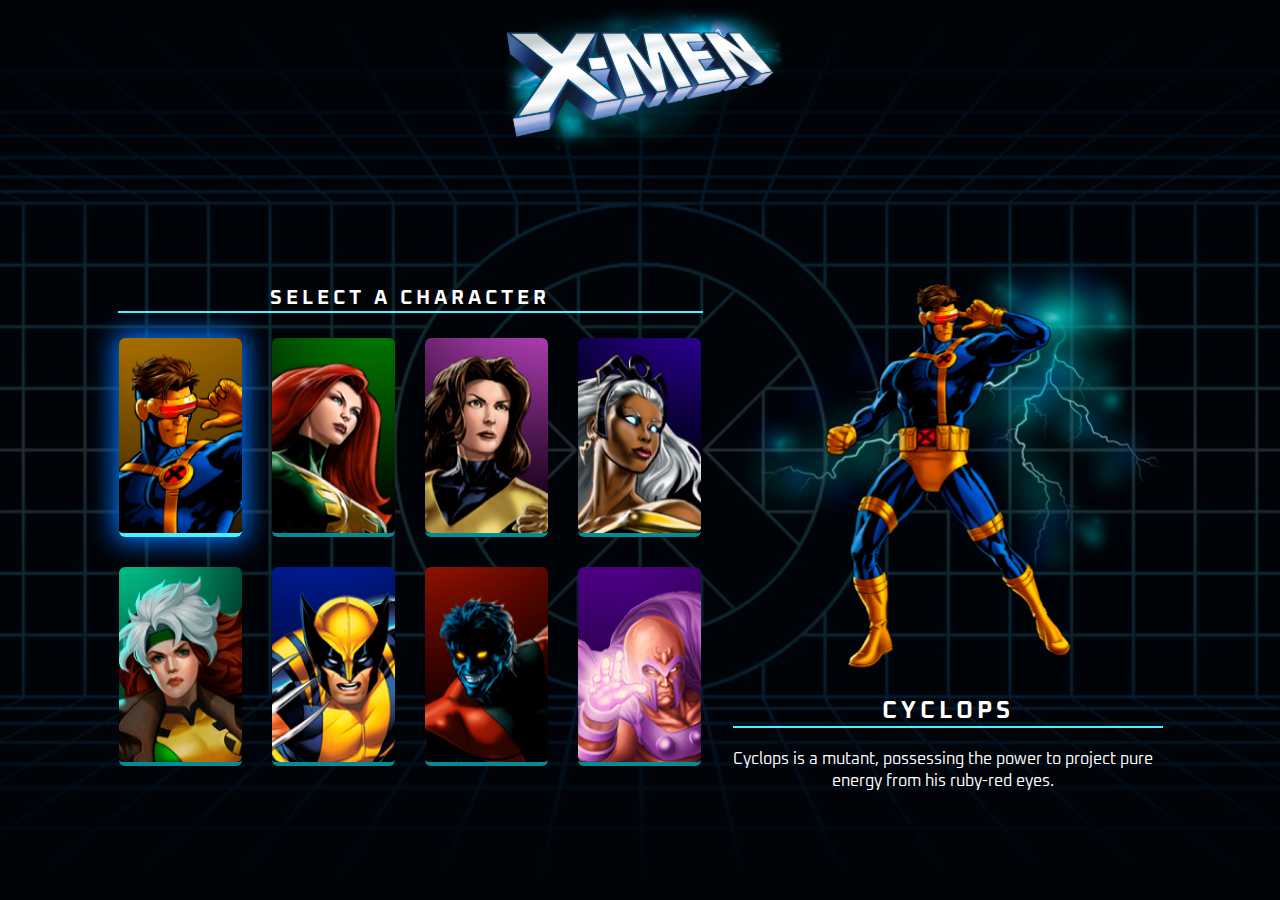
<file: projectX-MEN/index.html>
<!DOCTYPE html>
<html lang="en">

<head>
    <meta charset="UTF-8">
    <meta name="viewport" content="width=device-width, initial-scale=1.0">

    <!--CSS-->
    <link rel="stylesheet" href="./assets/css/script.css">
    <link rel="stylesheet" href="./assets/css/queries.css">
    <link rel="stylesheet" href="./assets/css/animations.css">
    <!--Fonts-->
    <link rel="preconnect" href="https://fonts.googleapis.com">
    <link rel="preconnect" href="https://fonts.gstatic.com" crossorigin>
    <link href="https://fonts.googleapis.com/css2?family=Oxanium:wght@300;400;500;700&display=swap" rel="stylesheet">

    <link rel="shortcut icon" href="./assets/imagens/logo.svg" type="image/svg">

    <title>Project X-Men</title>
</head>

<body>
    <header class="header">
        <img src="./assets/imagens/logo.svg" alt="X-men logo">
    </header>

    <main class="characters-selection">
        <section class="characters">
            <h1 class="title">Select a character</h1>
            <ul class="list-character">
                <li class="character selected" id="cyclops" data-name="Cyclops" data-description="Cyclops is a mutant, possessing the power to
                project pure energy from his ruby-red eyes.">
                    <img src="./assets/imagens/card-cyclops.jpg" alt="Character Cyclops member of the x-men">
                </li>
                <li class="character" id="jean-grey" data-name="Jean Gray" data-description="Jean Gray is an omega-level mutant and the main avatar of the Phoenix Force, in which he manifests cosmic powers.">
                    <img src="./assets/imagens/card-jean-grey.jpg" alt="Character Jean Grey member of the x-men" >
                </li>
                <li class="character" id="kitty-pryde" data-name="Kitty Pryde" data-description="Pryde has a 'phased' ability that allows her, as well as objects or people she is in contact with, to become intangible.">
                    <img src="./assets/imagens/card-kitty-pryde.jpg" alt="Character Kitty Pryde member of the x-men">
                </li>
                <li class="character" id="storm" data-name="Storm" data-description="Storm is able to manipulate the weather, and alter the climate, thus having influence over the elements of nature.">
                    <img src="./assets/imagens/card-storm.jpg" alt="Character Storm member of the x-men">
                </li>
                <li class="character" id="rogue" data-name="Rogue" data-description="Rogue has the ability to absorb the vitality, memories, abilities and powers of other living beings through skin contact.">
                    <img src="./assets/imagens/card-rogue.jpg" alt="Character Rogue member of the x-men">
                </li>
                <li class="character" id="wolverine" data-name="Wolverine" data-description="In addition to his deadly adamantium claws, capable of cutting through anything, he has a powerful healing suit; it ages slowly - which makes it virtually immortal">
                    <img src="./assets/imagens/card-wolverine.jpg" alt="Character Wolverine member of the x-men">
                </li>
                <li class="character" id="nightcrawler" data-name="Nightcrawler" data-description="Nightcrawler possesses superhuman agility, and the ability to teleport, invisibility in deep shadows, and his hands and feet stick to walls.">
                    <img src="./assets/imagens/card-nightcrawler.jpg" alt="Character Nightcrawler member of the x-men">
                </li>
                <li class="character" id="magneto" data-name="Magneto" data-description="Magneto can control and manipulate magnetic fields far beyond the ability to control metal">
                    <img src="./assets/imagens/card-magneto.jpg"
                        alt="Character Magneto leader of the mutant brotherhood">
                </li>
            </ul>
        </section>
        <section class="selected-character">
            <img src="./assets/imagens/card-cyclops.png" alt="Selected Character" class="big-character">

            <div class="character-information">
                <h2 class="character-name" id="character-name">Cyclops</h2>
                <p class="character-description" id="character-description">Cyclops is a mutant, possessing the power to project pure energy from his ruby-red eyes.</p>
            </div>
        </section>
    </main>

    <script src="./assets/js/script.js"></script>
</body>

</html>
</file>
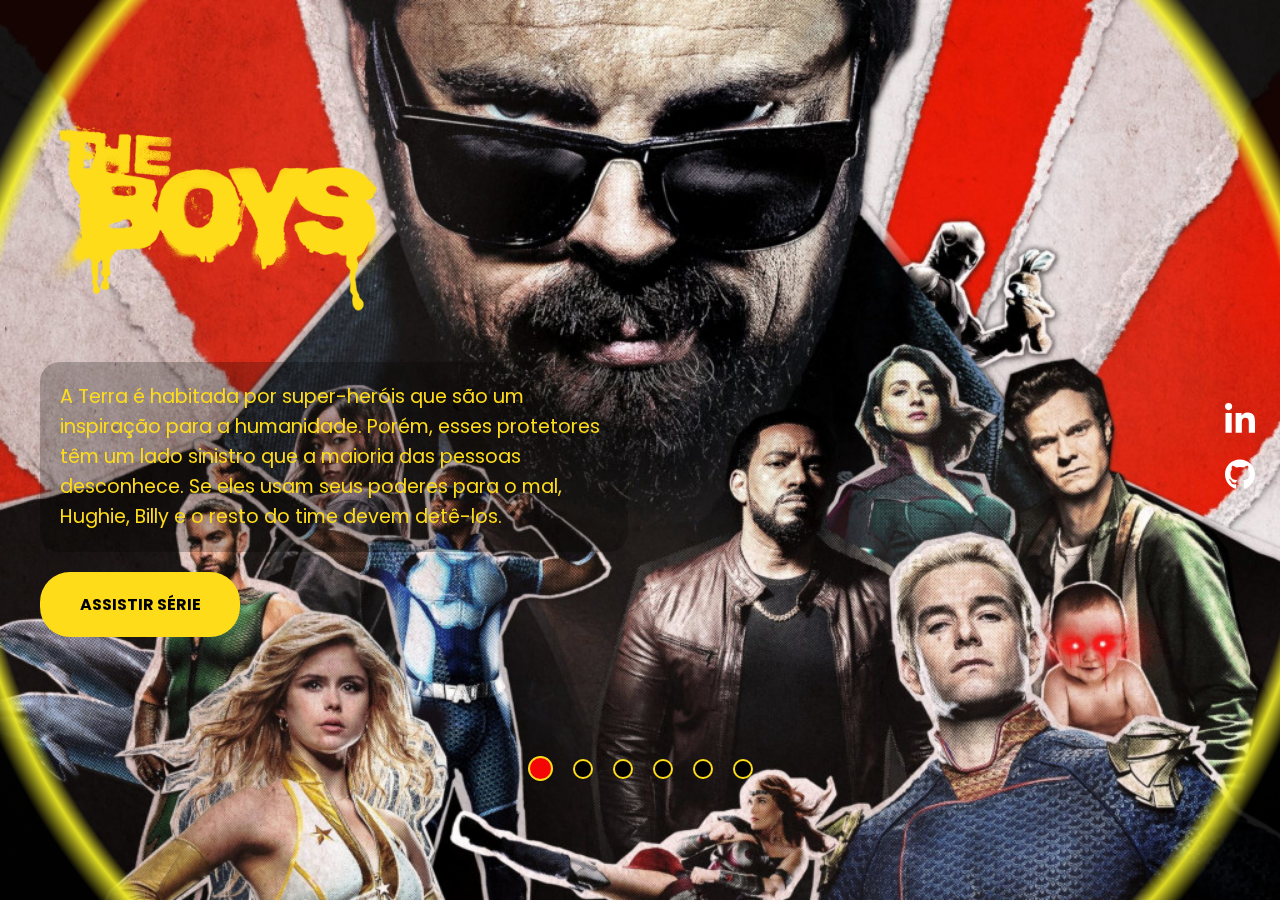
<file: TheBoys/index.html>
<!DOCTYPE html>
<html lang="pt-br">

<head>
    <meta charset="UTF-8">
    <meta http-equiv="X-UA-Compatible" content="IE=edge">
    <meta name="viewport" content="width=device-width, initial-scale=1.0">

    <link rel="preconnect" href="https://fonts.googleapis.com">
    <link rel="preconnect" href="https://fonts.gstatic.com" crossorigin>
    <link href="https://fonts.googleapis.com/css2?family=Poppins:wght@300;400;500;600;700&display=swap"
        rel="stylesheet">

    <link rel="stylesheet" href="src/css/style.css">
    <link rel="stylesheet" href="src/css/reset.css">
    <link rel="stylesheet" href="src/css/resposive.css">
    <title>The Boys - Série</title>
</head>

<body>
    <main>
        <div class="carrossel">
            <img class="image ativa" src="./src/imagens/the-boys-2.jpeg" alt="Billy Butcher grande e alguns persongens da serie">
            <img class="image" src="./src/imagens/super7-1.jpg" alt="Os Sete da 1 temporada">
            <img class="image" src="./src/imagens/equipe.jpg" alt="Equipe completa do Billy">
            <img class="image" src="./src/imagens/luz-estrela.jpg" alt="Luz Estrala e Hughie olhando para frente">
            <img class="image" src="./src/imagens/super7-2.jpg"
                alt="Os Sete da 2 temporada">
                <img class="image ativa" src="./src/imagens/solder.jpg" alt="Solder Boy com um corte no rosto e segurando o escudo">
        </div>
        <div class="conteudo">
            <div class="informacoes">
                <img class="logo" src="./src/imagens/logos.png" alt="Logo da série The Boys">
                <p class="descricao">A Terra é habitada por super-heróis que são um inspiração para a humanidade. Porém, esses protetores têm um lado sinistro que a maioria das pessoas desconhece. Se eles usam seus poderes para o mal, Hughie, Billy e o resto do time devem detê-los.</p>

                <a href="https://www.primevideo.com/detail/0KRGHGZCHKS920ZQGY5LBRF7MA/ref=atv_dp_share_cu_r" target="_blank"  class="assistir">ASSISTIR SÉRIE</a>
            </div>
            <div class="botoes-carrossel">
                <button class="botao selecionado"></button>
                <button class="botao"></button>
                <button class="botao"></button>
                <button class="botao"></button>
                <button class="botao"></button>
                <button class="botao"></button>
            </div>
        </div>

        <aside class="menu-lateral">
            <ul>
                <li><a href="https://www.linkedin.com/in/washington-luiz-61597324b/" target="_blank">
                        <img src="./src/imagens/linkedin-in.svg" alt="Linkedin" class="icone">
                    </a></li>
                <li><a href="https://github.com/SoulWash" target="_blank">
                        <img src="./src/imagens/github.svg" alt="Github" class="icone">
                    </a></li>
            </ul>
        </aside>
    </main>
    <script src="src/js/script.js"></script>
</body>

</html>
</file>
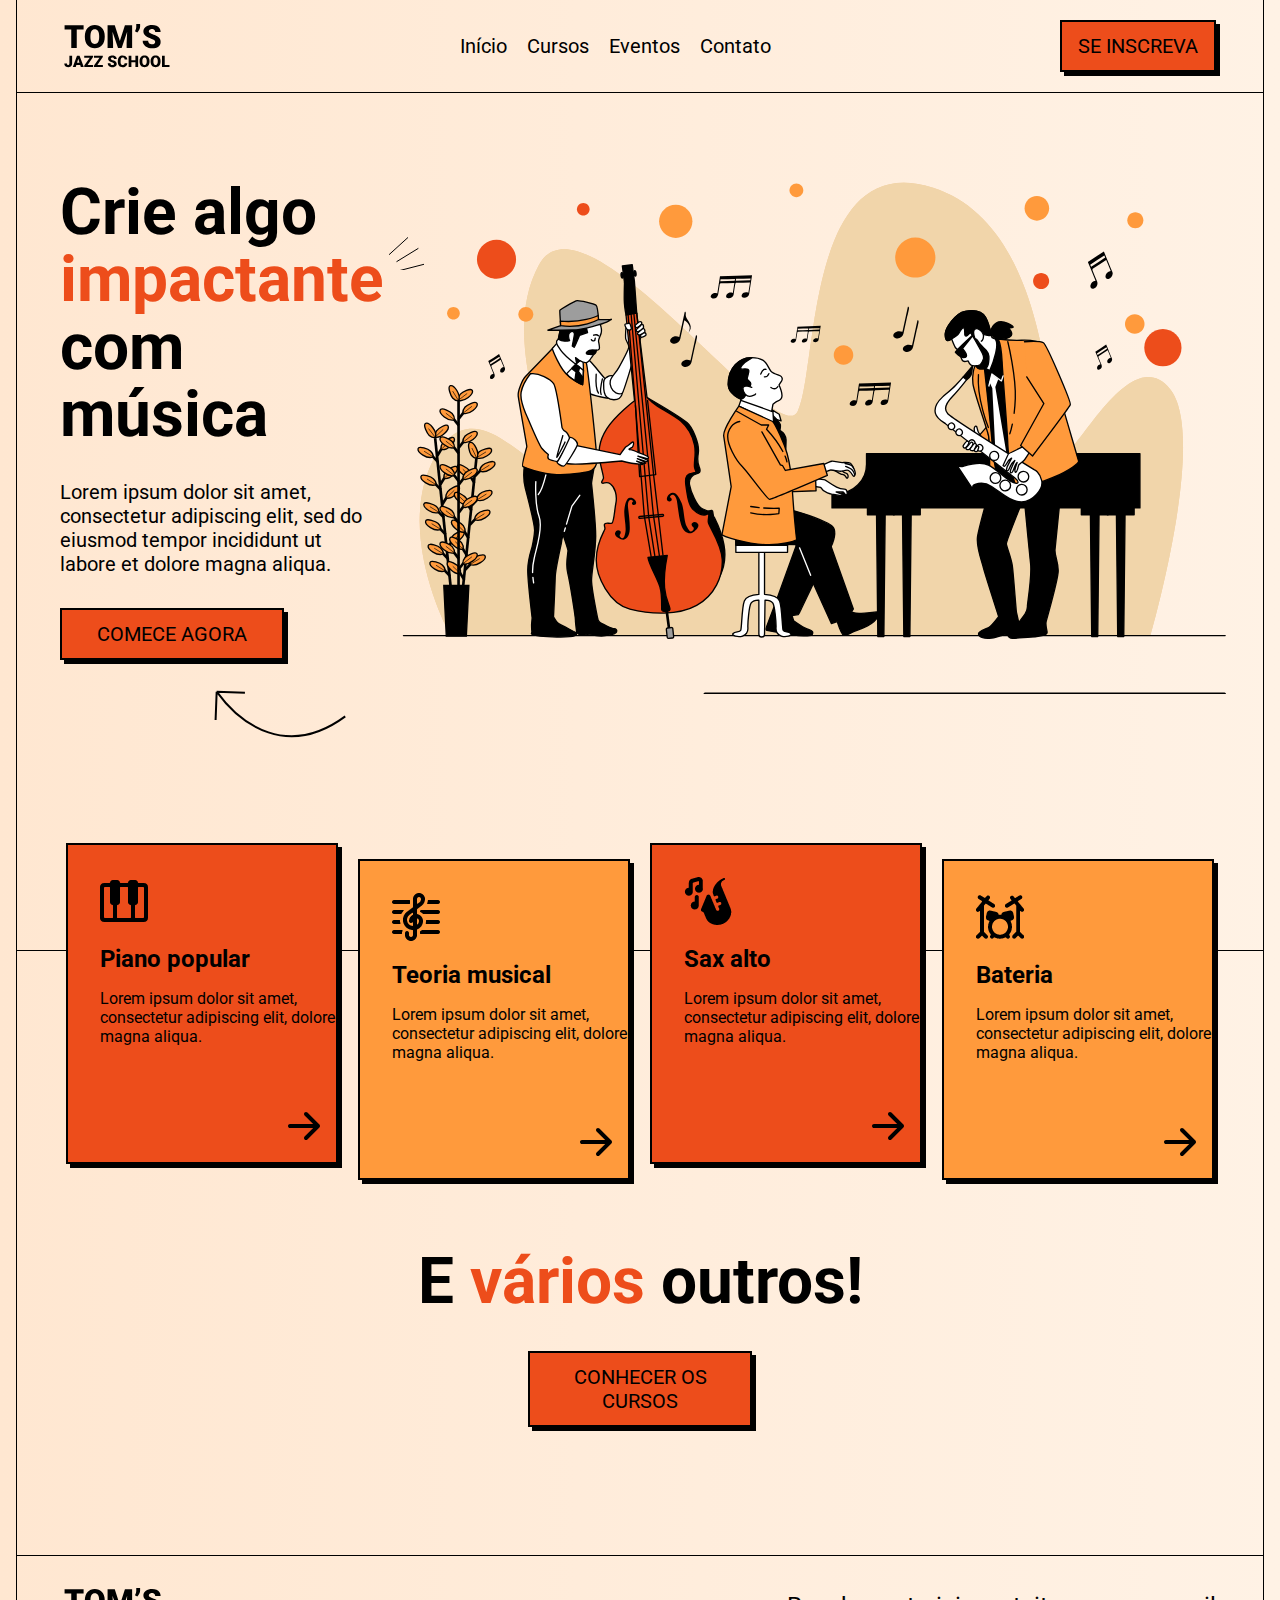
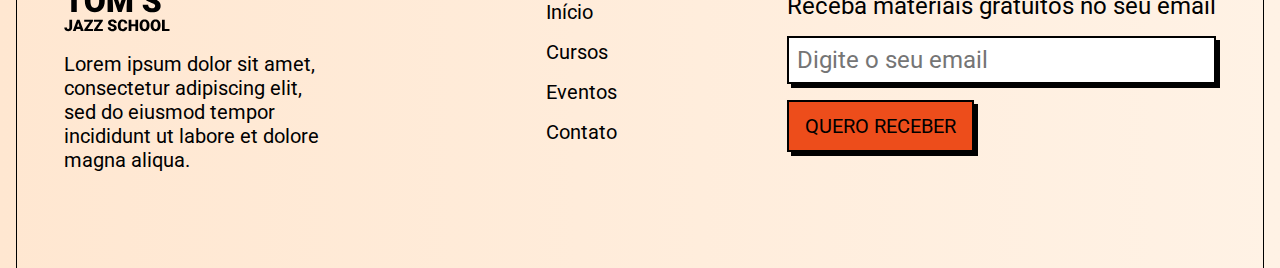
<file: Toms/index.html>
<!DOCTYPE html>
<html lang="pt-br">

<head>
    <meta charset="UTF-8">
    <meta name="viewport" content="width=device-width, initial-scale=1.0">
    <link rel="stylesheet" href="./assets/css/mobileFirst.css">
    <link rel="stylesheet" href="./assets/css/queries.css">

    <link rel="preconnect" href="https://fonts.googleapis.com">
    <link rel="preconnect" href="https://fonts.gstatic.com" crossorigin>
    <link href="https://fonts.googleapis.com/css2?family=Roboto:wght@500;900&display=swap" rel="stylesheet">

    <title>Tom's Jazz School</title>
</head>

<body>
    <header>
        <div class="container">
            <img src="./assets/img/logo.svg" alt="Logo da Tom's Jazz School" class="logo" style="--speed: 1.5s">

            <nav>
                <a href="#">Início</a>
                <a href="#">Cursos</a>
                <a href="#">Eventos</a>
                <a href="#">Contato</a>
            </nav>
    
            <a href="#" class="button mt-1 mx-auto">Se inscreva</a>
        </div>
    </header>
    <main>
        <section class="hero-section">
            <div class="container row-reverse">
                <img src="./assets/img/hero-img.svg" alt="Banda de Jazz tocando" class="band">
                <div>
                    <h1 class="mt-2">Crie algo <span class="text-primary decoration blink" style="--delay:.8s">impactante</span> com música</h1>
    
                    <p class="mt-2 mb-2">Lorem ipsum dolor sit amet, consectetur adipiscing elit, sed do eiusmod tempor incididunt ut labore
                        et dolore magna aliqua.</p>
    
                    <a href="#" class="button">Comece agora</a>
                </div>
            </div>
        </section>
        <section class="courses-section">
            <div class="cards">
                <article class="card">
                    <img src="./assets/img/piano.png" alt="Icone de teclas de piano">
                    <strong>Piano popular</strong>
                    <p>Lorem ipsum dolor sit amet, consectetur adipiscing elit, dolore magna aliqua.</p>
                    <a href="#">
                        <img src="./assets/img/arrow-right.svg" alt="Ir para página do curso">
                    </a>
                </article>
                <article class="card">
                    <img src="./assets/img/clef.png" alt="Icone da clave de sol">
                    <strong>Teoria musical</strong>
                    <p>Lorem ipsum dolor sit amet, consectetur adipiscing elit, dolore magna aliqua.</p>
                    <a href="#">
                        <img src="./assets/img/arrow-right.svg" alt="Ir para página do curso">
                    </a>
                </article>
                <article class="card">
                    <img src="./assets/img/sax.png" alt="Icone de um Sax">
                    <strong>Sax alto</strong>
                    <p>Lorem ipsum dolor sit amet, consectetur adipiscing elit, dolore magna aliqua.</p>
                    <a href="#">
                        <img src="./assets/img/arrow-right.svg" alt="Ir para página do curso">
                    </a>
                </article>
                <article class="card">
                    <img src="./assets/img/drums.png" alt="Icone de uma bateria">
                    <strong>Bateria</strong>
                    <p>Lorem ipsum dolor sit amet, consectetur adipiscing elit, dolore magna aliqua.</p>
                    <a href="#">
                        <img src="./assets/img/arrow-right.svg" alt="Ir para página do curso">
                    </a>
                </article>
            </div>

            <h2 class="text-center">E <span class="text-primary">vários</span> outros!</h2>

            <a href="#" class="button mt-2 mx-auto">Conhecer os cursos</a>
        </section>
    </main>

    <footer>
        <div class="container">
            <div class="about-column">
                <img src="./assets/img/logo.svg" alt="Logo da Tom's Jazz School" class="mb-1 mt-1">
                <p class="mb-2">Lorem ipsum dolor sit amet, consectetur adipiscing elit, sed do eiusmod tempor incididunt ut labore et
                    dolore magna aliqua.</p>
            </div>
            <nav class="mb-2">
                <a href="#">Início</a>
                <a href="#">Cursos</a>
                <a href="#">Eventos</a>
                <a href="#">Contato</a>
            </nav>
            <form class="newsletter-form">
                <label for="email" class="mb-1">Receba materiais gratuitos no seu email</label>
                <input type="text" name="email" id="email" placeholder="Digite o seu email" class="mb-1">
                <button class="button mb-2">Quero receber</button>
            </form>
        </div>
    </footer>
</body>

</html>
</file>
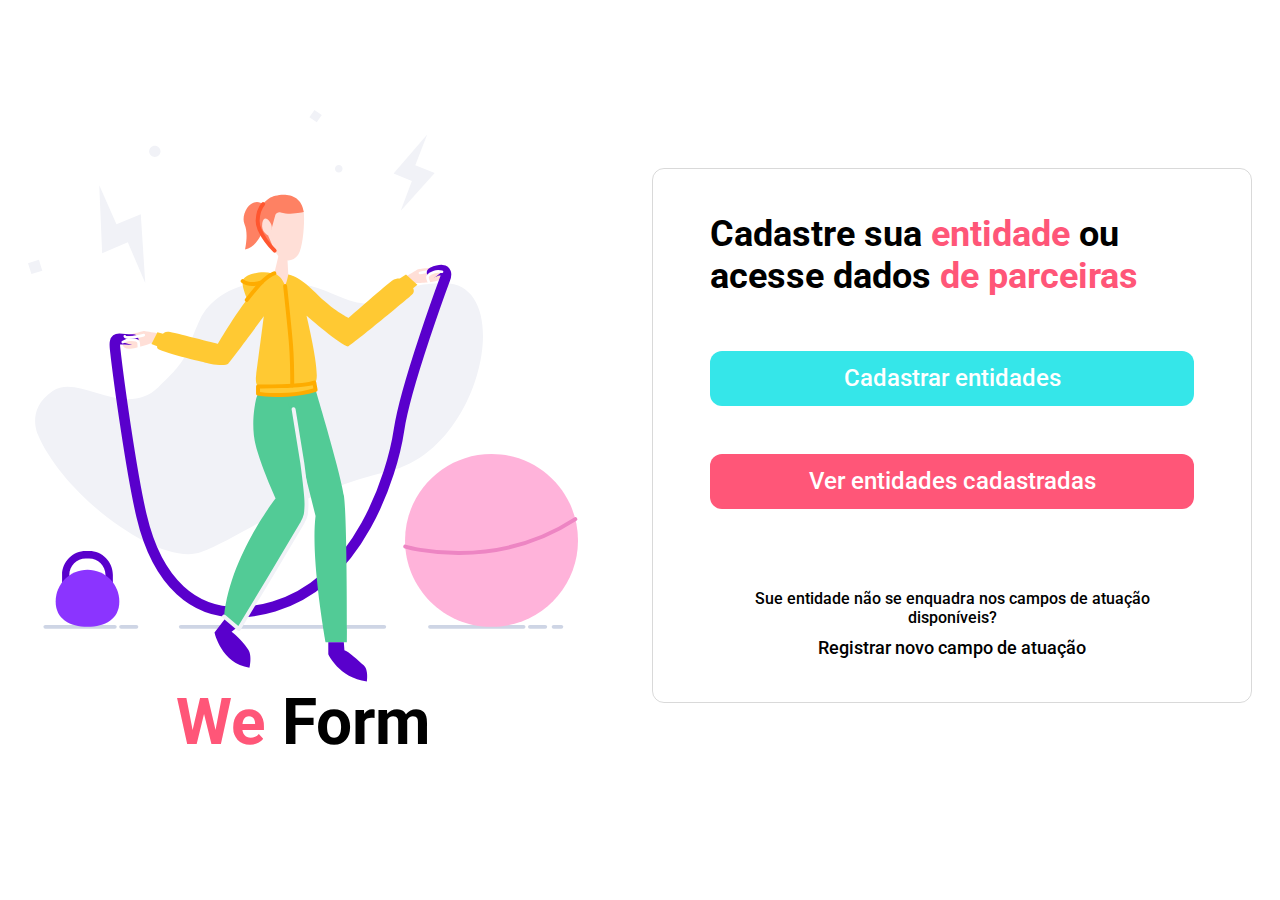
<file: WeForm/index.html>
<!DOCTYPE html>
<html lang="pt-br">

<head>
    <meta charset="UTF-8">
    <meta http-equiv="X-UA-Compatible" content="IE=edge">
    <meta name="viewport" content="width=device-width, initial-scale=1.0">
    <link rel="preconnect" href="https://fonts.googleapis.com">
    <link rel="preconnect" href="https://fonts.gstatic.com" crossorigin>
    <link href="https://fonts.googleapis.com/css2?family=Roboto:wght@100;300;400;500;700&display=swap" rel="stylesheet">
    <link rel="stylesheet" href="style.css">
    <title>We Form</title>
</head>

<body>
    <div class="content">
        <aside>
            <img src="./assets/img.svg" alt="Mulher pulando corda">

            <h1><span>We</span> Form</h1>
        </aside>
        <main>
            <h2>
                Cadastre sua <span>entidade</span> ou acesse dados <span>de parceiras</span>
            </h2>

            <div class="actions">
                <a href="./cadastro.html">Cadastrar entidades</a>
                <a href="">Ver entidades cadastradas</a>
            </div>

            <footer>
                <p>Sue entidade não se enquadra nos campos de atuação disponíveis?</p>
                <a href="">Registrar novo campo de atuação</a>
            </footer>

        </main>
    </div>
</body>

</html>
</file>
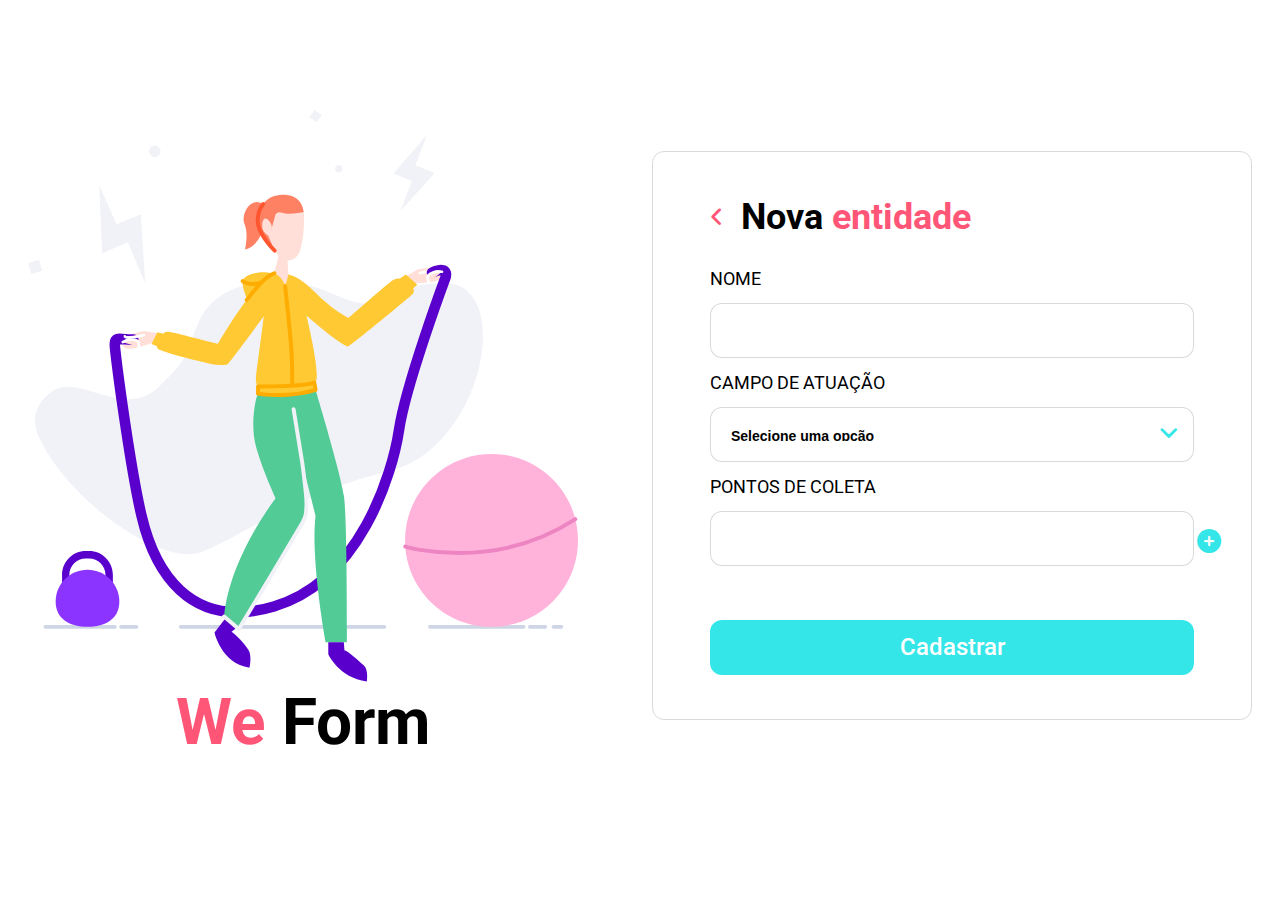
<file: WeForm/cadastro.html>
<!DOCTYPE html>
<html lang="pt-br">

<head>
    <meta charset="UTF-8">
    <meta http-equiv="X-UA-Compatible" content="IE=edge">
    <meta name="viewport" content="width=device-width, initial-scale=1.0">
    <link rel="preconnect" href="https://fonts.googleapis.com">
    <link rel="preconnect" href="https://fonts.gstatic.com" crossorigin>
    <link href="https://fonts.googleapis.com/css2?family=Roboto:wght@100;300;400;500;700&display=swap" rel="stylesheet">
    <link rel="stylesheet" href="style.css">
    <link rel="stylesheet" href="./assets/fontawesome-free-6.4.0-web/css/all.css">
    <title>We Form</title>
</head>

<body>
    <div class="content">
        <aside>
            <img src="./assets/img.svg" alt="Mulher pulando corda">

            <h1><span>We</span> Form</h1>
        </aside>
        <main>
            <header>
                <a href="./index.html"><i class="fa-solid fa-angle-left"></i></a>
                <h2>
                    Nova <span>entidade</span>
                </h2>
            </header>

            <form>
                <label for="input-name">Nome</label>
                <input type="text" id="input-name">

                <label for="input-fild">Campo de atuação</label>
                <div class="select-div">
                    <select id="input-fild">
                        <option value="">Selecione uma opção</option>
                        <option value="abrigo">Abrido de animais</option>
                    </select>
                </div>
                <div class="points">
                    <label for="input-points">Pontos de coleta</label>
                    <input type="text" id="input-points"><button><i class="fa-solid fa-circle-plus"></i></button>
                </div>
 
            </form>

            <div class="actions">
                <a href="">Cadastrar</a>
            </div>
        </main>
    </div>
</body>

</html>
</file>
<file: projectX-MEN/assets/css/script.css>
* {
    margin: 0;
    padding: 0;
    box-sizing: border-box;
}
ul {
    list-style: none;
}

body {
    font-family: 'Oxanium', cursive;
    background-color: #000;
    color: #fff;

    overflow: hidden;
}

body::before{
    content: "";
    background-image: url(../imagens/bg-desktop.jpg);
    background-repeat: no-repeat;
    background-size: cover;
    background-position: center;
    width: 100%;
    height: 100%;
    position: absolute;
    z-index: -1;
    opacity: 0.2;
}

.header {
    display: flex;
	justify-content: center;
}

.characters-selection {
    display: flex;
	align-items: center;
	gap: 30px;
    min-height: calc(100vh - 152px);
    justify-content: center;
}

.characters-selection .list-character {
    display: flex;
	flex-wrap: wrap;
	gap: 30px;
	justify-content: center;
}

.characters-selection .characters {
    display: flex;
	flex-direction: column;
	align-items: center;
	max-width: 585px;
	gap: 25px;
}

.characters-selection .characters .title {
    font-size: 20px;
	letter-spacing: 4px;
	text-transform: uppercase;
	border-bottom: 2px solid #47f4ff;
	width: 100%;
	text-align: center;
}

.list-character .character {
    border-bottom: 4px solid #028c96;
    
    border-radius: 6px;
}

.character.selected {
    border-bottom: 4px solid #47f4ff;
}


.list-character img {
    width: 100%;
	height: 100%;

    border-radius: 6px;
}

.list-character .character.selected{
    box-shadow: 0px 0px 24px 5px #0271f7;
}

.selected-character {
    text-align: center;
    max-height: 530px;
}

.selected-character .big-character{
    width: 430px;
    height: 430px;
}

.selected-character .character-name {
    border-bottom: 2px solid #47f4ff;
    letter-spacing: 4px;
    text-transform: uppercase;
}

.selected-character .character-description{
    font-size: 16px;
    line-height: 22px;
    text-align: center;
    margin-top: 20px;
    width: 420px;
}
</file>
<file: projectX-MEN/assets/css/queries.css>
@media (max-width: 1120px){
    .header .logo{
        max-width: 190px;
    }

    .characters-selection{
        flex-direction: column-reverse;
        max-width: 430px;
        margin: 0 auto;
    }

    .characters-selection .characters{
        margin-top: 37px;
    }

    .characters-selection .characters .title{
        font-size: 15px;
    }

    .characters-selection .list-character{
        gap: 9px
    }

    .characters-selection .characters img{
        width: 80px;
    }

    .selected-character .big-character{
        width: 350px;
        height: 350px;
    }

    .selected-character .character-description{
        width: 80%;
        font-size: 16px;
        margin: 20px auto;
    }

}
</file>
<file: projectX-MEN/assets/css/animations.css>
.header img {
    animation: appear 1s forwards ease-in;
}

.selected-character {
    animation: leftToRight 500ms 1s backwards ease-in;
}

.characters {
    animation: rightToLeft 500ms 500ms backwards ease-in;
}

@keyframes appear {
    from {
        scale: 0.5;
        opacity: 0;
    }
}

@keyframes leftToRight {
    from {
        transform: translateX(100px);
        opacity: 0;
    }
}

@keyframes rightToLeft {
    from {
        transform: translateX(-100px);
        opacity: 0;
    }
}
</file>
<file: TheBoys/src/css/style.css>
body {
    font-family: 'Poppins', sans-serif;
    max-width: 1280px;
    margin:auto;
}

main::after{
    content: '';
    min-height: 100vh;
    min-width: 100vw;
    position: fixed;
    top: 0;
    left: 0;
    background: radial-gradient(circle, rgba(238,219,66,0) 85%, rgba(240,237,40,0.9220063025210083) 87%, rgba(0,0,0,0.8995973389355743) 90%);
    z-index: -1;
}

.conteudo {
    display: flex;
    flex-direction: column;
    min-height: 100vh;
    justify-content: space-evenly;
}

.informacoes {
    display: flex;
    flex-direction: column;
}

.informacoes .logo {
    max-width: 350px;
    margin-bottom: 50px;
}

.informacoes .descricao {
    width: 49%;
    color: #FEDC1A;
    font-size: 1.2rem;
    line-height: 30px;
    background-color: rgba(0, 0, 0, 0.234);
    padding: 20px;
    border-radius: 20px;
}

.assistir {
    margin-top: 20px;
    background-color: #FEDC1A;
    color: #000;
    width: 200px;
    padding: 20px 14px;
    border-radius: 30px;
    display: flex;
    justify-content: center;
    align-items: center;

    font-weight: bold;
    cursor: pointer;

    transition: all .350s ease-in-out;
}
.assistir:hover {  
    background: #000;
    color: #FEDC1A;
    transform: scale(1.1);
}

.botoes-carrossel {
    display: flex;
    justify-content: center;
    gap: 20px;

    align-items: center;
}

.botoes-carrossel .botao {
    width: 20px;
    height: 20px;
    border-radius: 50%;
    border: 2px solid transparent;
    cursor: pointer;
    border-color: #FEDC1A;
    background-color: #000;
}
.botao:hover {
    transform: scale(1.1);
}


.botoes-carrossel .botao.selecionado {
    background-color: #f50606;
    width: 25px;
    height: 25px;
}

.menu-lateral {
    background-color: transparent;
    position: fixed;
    top: 0;
    right: 0;
    width: 80px;

    display: flex;
    justify-content: center;
    align-items: center;
    min-height: 100%;
}

.menu-lateral ul {
    display: flex;
    flex-direction: column;
    gap: 15px;
}

.menu-lateral .icone {
    width: 30px;
    filter: invert(1);
    transition: .3s ease-in-out;
}

.menu-lateral .icone:hover{
    transform: scale(1.2);
}

.carrossel {
    position: fixed;
    top: 0;
    left: 0;
    width: 100%;
    z-index: -1;
}

.carrossel .image {
    width: 100%;
    height: 100vh;
    object-position: top;
    object-fit: cover;
    display: none;
    animation: mudarImage 0.7s;
}

.carrossel .image.ativa {
    display: block;
}
@keyframes mudarImage {
    from {
        opacity: 0.85;
    }
    to {
        opacity: 1;
    }
}
</file>
<file: TheBoys/src/css/resposive.css>
@media (max-width:1280px){
    body {
        padding: 0 40px;
    }
}
@media (max-width:768px){
    .informacoes{
        display: flex;
        flex-direction: column;
        align-items: center;
    }
    .informacoes .descricao{
        width: 60%;
        text-align: center;
    }
}
@media (max-width:425px){
    body {
        padding: 40px;
    }
    main::after{
        z-index: -2;
    }
    .informacoes .logo{
        max-width: 300px;
    }
    .informacoes .descricao{
        width: 100%;
    }
    .menu-lateral{
        position: static;
        min-height: auto;
        width: 100%;
        margin-top: 50px;
    }
    .menu-lateral ul{
        flex-direction: row;
    }
    .conteudo {
        min-height: 70vh;
        gap: 50px;
    }
}
</file>
<file: Toms/assets/css/mobileFirst.css>
* {
    margin: 0;
    padding: 0;
    box-sizing: border-box;
    font-family: 'Roboto', sans-serif;
}
:root {
    --color-primary:#ED4D1B;
    --color-secondary: #FF9A3C;
    --color-black: #000;
    --color-white:#FFF;


}

body {
    background: linear-gradient(90deg, #FFE7D1 0%, #FFF2E5 100%);
    padding: 0 1rem;
}

header, 
.hero-section, 
.courses-section, 
footer {
    border: solid var(--color-black);
    border-width: 0 1px 1px 1px;
    padding: 1.25rem;
}

header img {
    display: block;
    margin:1rem auto;
}

header nav {
    display: grid;
    grid-template-columns: 1fr 1fr;
    margin-top: 1rem auto 0;
}

nav a {
    text-decoration: none;
    color: var(--color-black);
    font-size: 1.25rem;
    padding: .5rem;
}

header nav a:nth-child(2n-1) {
    text-align: right;
}

.button {
    background-color: var(--color-primary);
    border: 2px solid var(--color-black);
    box-shadow: 4px 4px 0 var(--color-black);
    color: var(--color-black);
    display: block;
    font-size: 1.25rem;
    padding: .75rem 1rem;
    max-width: 14rem;
    text-align: center;
    text-decoration: none;
    text-transform: uppercase;

    transition: all .3s ease-in-out;
}

.button:hover {
    filter: brightness(110%) saturate(101%);
    transform: scale(1.05);
}

.hero-section {
    padding-right: 0;
    padding-bottom: 16rem;
}

.hero-section img {
    display: block;
    margin: 1.25rem 0 0 auto;
    max-width: 100%;
}

h1 {
    font-size: 3rem;
    line-height: 105%;
}

h2 {
    font-size: 2.5rem;
}

.hero-section p {
    font-size: 1.25rem;
    padding-right: 1.25rem;
}

.hero-section .button {
    position: relative;
}

.hero-section .button::after {
    content: '';
    background: url(../img/arrow-curve.svg);
    position: absolute;
    top: 5rem;
    right: -4rem;
    height: 48px;
    width: 132px;
}

.decoration {
    display: block;
    position: relative;
}

.decoration::after {
    content: '';
    background: url(../img/three-dashes.svg);
    position: absolute;
    top: -0.75rem;
    height: 36px;
    width: 40px;
}

.courses-section {
    padding-bottom: 8rem;
}

.cards {
    display: flex;
    flex-direction: column;
    align-items: start;
    gap: 1.25rem;
    margin-top: -8rem;
    margin-bottom: 4rem;
}

.card {
    background-color: var(--color-primary);
    border: 2px solid var(--color-black);
    box-shadow: 4px 4px 0 var(--color-black);
    max-width: 17rem;
    padding: 2rem 0 0 2rem;
}

.card:nth-child(2n) {
    align-self: end;
    background-color: var(--color-secondary);
}

.card strong {
    display: block;
    font-size: 1.5rem;
    margin: 1rem 0;
}
.card a {
    display: block;
    margin: 3rem 0 0 auto;
    width: fit-content;
}

footer {
    border-bottom: 0;
    padding: 1rem 1.25rem 4rem;
}
footer nav a {
    display: block;
    padding-left: 0;
}

.newsletter-form label {
    display: block;
    font-size: 1.5rem;
}

.newsletter-form input {
    border: 2px solid var(--color-black);
    box-shadow: 4px 4px 0 var(--color-black);
    font-size: 1.5rem;
    padding: .5rem;
    width: 100%;
}


/*utilitários */

.mt-1 {
    margin-top: 1rem;
}
.mt-2 {
    margin-top: 2rem;
}
.mb-1 {
    margin-bottom: 1rem;
}
.mb-2 {
    margin-bottom: 2rem;
}
.mx-auto {
    margin-left: auto;
    margin-right: auto;
}
.text-primary {
    color: var(--color-primary);
}
.text-center{
    text-align: center;
}


/*Animations*/

.card:nth-child(2n-1){
    --move: -4px;
    animation: moveHorizontal .8s ease-in infinite alternate backwards;
    overflow: hidden;
}

.card:nth-child(2n), .logo{
    --speed: .8s;
    --move: 4px;
    animation: moveHorizontal var(--speed) ease-in infinite alternate backwards;
    overflow: hidden;
}



@keyframes moveVertical {
    100% {
        transform: translateY(var(--move));
    }
}

@keyframes moveHorizontal {
    100% {
        transform: translateX(var(--move));
    }
}


.band {
    animation: Band 1s infinite alternate backwards ease-in;
}

@keyframes Band {
    100% {
        transform: rotate(-1deg) scale(1.02);
        filter: brightness(110%) saturate(105%) ;
    }
}

.blink {
    --delay:0s;
    animation: Blink .8s var(--delay) infinite alternate backwards ease-in;
}

@keyframes Blink {
    100% {
        rotate: -1deg;
        scale: 1.01;
        opacity: 0.3;
    }
}
</file>
<file: Toms/assets/css/queries.css>
@media screen and (min-width: 40rem){
    header nav {
        display: block;
        text-align: center;
    }

    .cards {
        flex-direction: row;
        flex-wrap: wrap;
        justify-content: center;
    }

    .card:nth-child(2n){
        margin-top: 1rem;
    }


    .card:nth-child(2n-1){
        --move: -4px;
        animation: moveVertical .8s ease-in infinite alternate backwards;
        overflow: hidden;
    }
    
    .card:nth-child(2n){
        --move: 4px;
        animation: moveVertical .8s ease-in infinite alternate backwards;
        overflow: hidden;
    }
}

@media screen and (min-width: 48rem) {
    header div {
        display: flex;
        align-items: center;
        justify-content: space-between;
    }

    header img,
    header nav,
    header .button{
        margin: 0;
    }
}

@media screen and (min-width: 72rem) {
    h1,h2 {
        font-size: 4rem;
    }

    .container {
        display: flex;
        align-items: center;
        margin: 0 auto;
        max-width: 72rem;
    }

    .container.row-reverse {
        flex-direction: row-reverse;
    }
    
    .about-column {
        flex: 2;
    }

    .about-column p {
        font-size: 1.25rem;
        max-width: 16rem;
    }

    footer nav {
        flex:1;
    }
    .newslettert-form {
        flex: 3;
    }


    
}

@media screen and (min-width:90rem) {
    .container {
        max-width: 90rem;
    }
}
</file>
<file: WeForm/style.css>
* {
    margin: 0;
    padding: 0;
    box-sizing: border-box;
}
:root {
    font-size: 62.5%;
    --color-hot: #FF5678;
    --border-color:1px solid rgba(0, 0, 0, 0.15); 
    --border-radius:1.2rem; 
}

body {
    font-family: 'Roboto', sans-serif;
    font-size: 1.4rem;
    font-weight: 500;
}

a {
    text-decoration: none;
}

.content {
    max-width: clamp(100rem,20rem + 80vw,140rem);
    margin: 11rem auto;
    display: flex;
    justify-content: space-between;
    align-items: center;
}


aside{
    text-align: center;
}

aside img {
    width: clamp(30rem,5rem + 40vw,55rem);
}
aside h1 {
    font-size: 6.4rem;
    line-height: 7.5rem;
}

span {
    color: var(--color-hot);
}

main {
    width: 60rem;
    border: var(--border-color);
    padding: 4.4rem 5.7rem;
    border-radius: var(--border-radius);
}

main h2 {
    max-width: 43rem;
    font-size: 3.6rem;
}

main .actions {
    display: flex;
    flex-flow: column wrap;
}

main .actions a{
    border-radius: var(--border-radius);
    font-size: 2.4rem;
    height: 5.5rem;
    background-color: #35E6E9;

    display: flex;
    justify-content: center;
    align-items: center;
    color: #fff;

    margin-top: 5.4rem;
}

main .actions a + a {
    background-color: var(--color-hot);
    margin-top: 4.8rem;
}

main footer {
    text-align: center;
}

main footer p {
    font-size: 1.6rem;
    margin-top: 8rem;
}
main footer a {
    margin-top: 1rem;
    font-size: 1.8rem;
    display: block;
    color: #000;
}

main header {
    display: flex;
    align-items: center;
    gap: 1.8rem;
}

main header i.fa-angle-left {
    font-size: 2.2rem;
    color: var(--color-hot);
}

main form {
    margin-top: 1.6rem;
    display: flex;
    flex-direction: column;
}

main form label {
    font-size: 1.8rem;
    font-weight: 400;
    text-transform: uppercase;
    display: block;

    margin: 1.4rem 0;
}

main form :is(input, select){
    width: 100%;
    height: 5.5rem;

    background-color: #fff;
    border: var(--border-color);
    border-radius: var(--border-radius);

    padding: 2rem;
    font-size: 1.4rem;
    font-weight: 600;
}

main form :is(input, select):focus {
    outline: 1px solid #35E6E9;
}

main form select {
    appearance: none;
}


main form .select-div {
    position: relative;
}
main form .select-div::after {
    color: #35E6E9;
    font-size: 2.2rem;
    content: '\f107';
    font-family: 'Font Awesome 6 Free';
    font-weight: 600;
    position: absolute;
    top: 1.6rem;
    right: 1.6rem;
    z-index: 1;
}


main form .points {
    position: relative;
}

main form input + button {
    position: absolute;
    right: -2.7rem;
    top: calc(2.7rem + 3.9rem);
    background-color: transparent;
    border: none;
    color: #35E6E9;
    font-size: 2.4rem;
    cursor: pointer;
}


@media (max-width: 990px){
    .content {
        flex-direction: column;
    }
}
</file>
